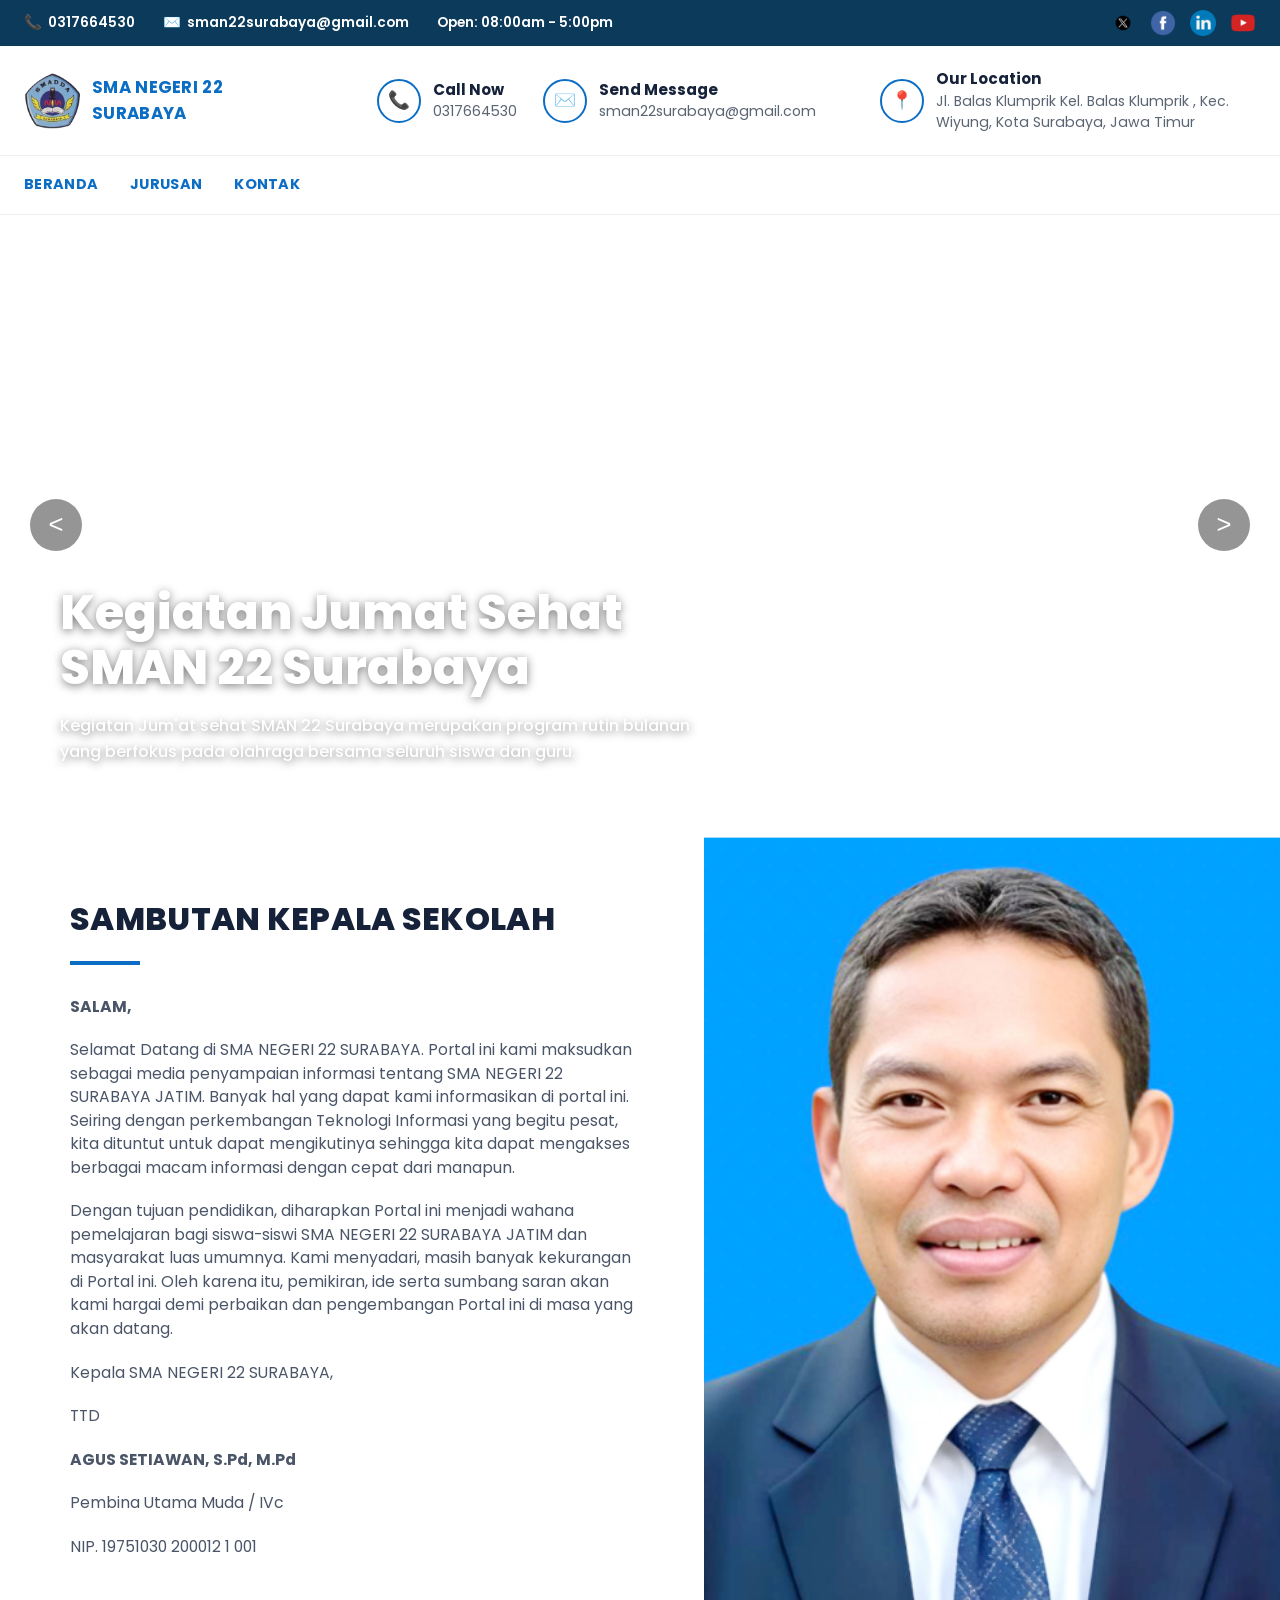
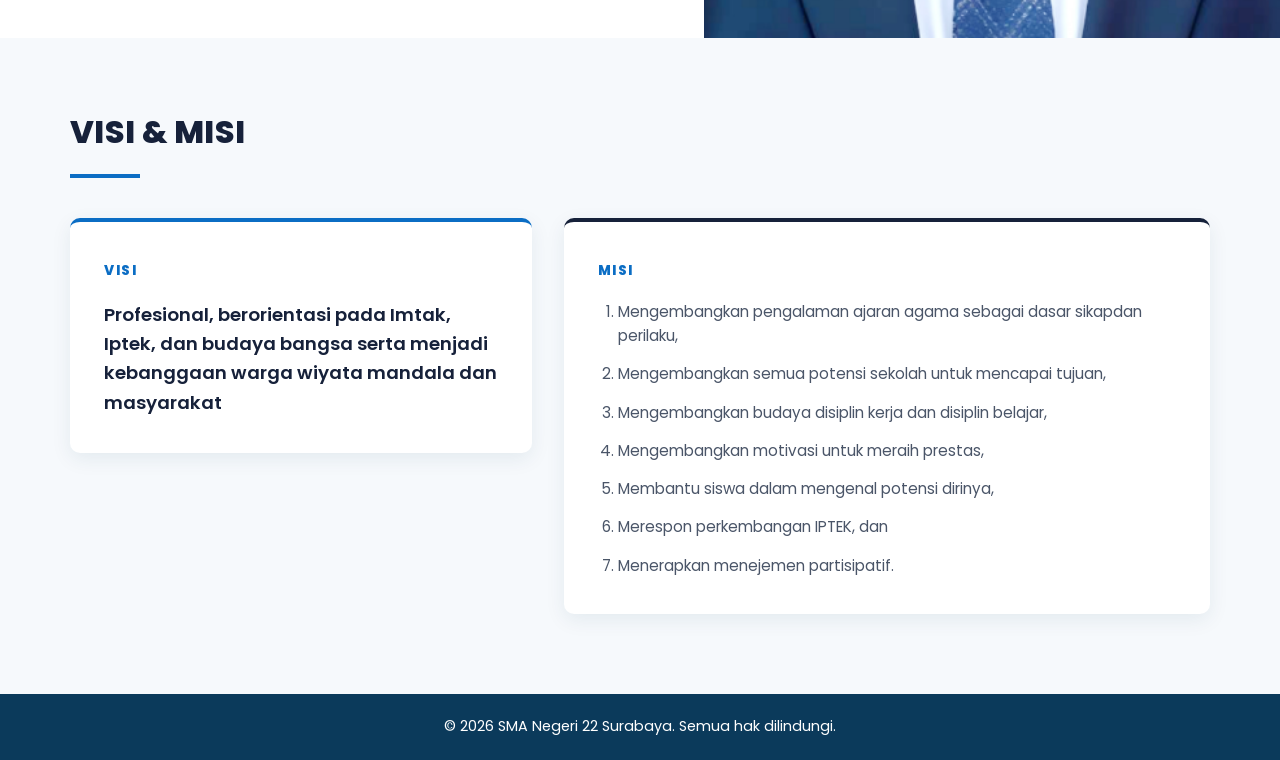
<file: index.html>
<!DOCTYPE html>
<html lang="id">
<head>
    <meta charset="UTF-8">
    <meta name="viewport" content="width=device-width, initial-scale=1.0">
    <title>SMA Negeri 22 Surabaya</title>
    <link rel="stylesheet" href="./style.css">
    <link rel="preconnect" href="https://fonts.googleapis.com">
    <link href="https://fonts.googleapis.com/css2?family=Poppins:wght@400;500;600;700;800&display=swap" rel="stylesheet">
</head>
<body>

<div class="topbar">
    <div class="topbar-inner">
        <div class="topbar-left">
            <span class="topbar-item">
                <i class="icon">📞</i> 0317664530
            </span>
            <span class="topbar-item">
                <i class="icon">✉️</i> sman22surabaya@gmail.com
            </span>
            <span class="topbar-item">
                Open: 08:00am - 5:00pm
            </span>
        </div>
        <div class="topbar-right">
            <a href="https://x.com/prabowo" target="_blank"><img src="./src/twitter_logo.png"></a>
            <a href="https://www.facebook.com/PrabowoSubianto" target="_blank"><img src="./src/facebook_logo.png"></a>
            <a href="https://www.linkedin.com/company/mrpresident/about/" target="_blank"><img src="./src/linkedid_logo.png"></a>
            <a href="https://www.youtube.com/@djojohadikusumo" target="_blank"><img src="./src/youtube_logo.png"></a>
        </div>
    </div>
</div>

<header class="site-header">
    <div class="header-inner">
        <div class="logo">
            <img src="./src/smadda_logo.png" class="logo-sekolah">
            <span class="logo-name">SMA NEGERI 22 SURABAYA</span>
        </div>

        <div class="contact-block">
            <div class="contact-item">
                <span class="contact-icon">📞</span>
                <div>
                    <span class="contact-label">Call Now</span>
                    <span class="contact-isi">0317664530</span>
                </div>
            </div>
                <div class="contact-item">
                    <span class="contact-icon">✉️</span>
                    <div>
                        <span class="contact-label">Send Message</span>
                        <span class="contact-isi">sman22surabaya@gmail.com</span>
                    </div>
                </div>
        </div>

        <div class="location-block">
            <div class="contact-item">
                <span class="contact-icon">📍</span>
                <div>
                    <span class="contact-label">Our Location</span>
                    <span class="contact-isi">Jl. Balas Klumprik Kel. Balas Klumprik , Kec. Wiyung, Kota Surabaya, Jawa Timur</span>
                </div>
            </div>
        </div>
    </div>
</header>

<nav class="navbar">
    <ul class="nav-list">
        <li><a href="./index.html">BERANDA</a></li>
        <li><a href="./jurusan.html">JURUSAN</a></li>
        <li><a href="./kontak.html">KONTAK</a></li>
    </ul>
</nav>

<section class="news">
    <button class="news-arrow news-arrow-left">&lt;</button>
    <button class="news-arrow news-arrow-right">&gt;</button>

    <div class="news-content">
        <h1 class="news-title">
        Kegiatan Jumat Sehat<br>
        SMAN 22 Surabaya<br>
        </h1>
        <p class="news-subtitle">
        Kegiatan Jum'at sehat SMAN 22 Surabaya merupakan program rutin bulanan<br>
        yang berfokus pada olahraga bersama seluruh siswa dan guru.
        </p>
    </div>
</section>

<section class="sambutan">
    <div class="sambutan-text">
        <h2 class="sambutan-title">SAMBUTAN KEPALA SEKOLAH</h2>
        <div class="sambutan-divider"></div>

        <p><strong>SALAM,</strong></p>

        <p>Selamat Datang di SMA NEGERI 22 SURABAYA. Portal ini kami maksudkan sebagai media penyampaian informasi tentang SMA NEGERI 22 SURABAYA JATIM. Banyak hal yang dapat kami informasikan di portal ini. Seiring dengan perkembangan Teknologi Informasi yang begitu pesat, kita dituntut untuk dapat mengikutinya sehingga kita dapat mengakses berbagai macam informasi dengan cepat dari manapun.</p>

        <p>Dengan tujuan pendidikan, diharapkan Portal ini menjadi wahana pemelajaran bagi siswa-siswi SMA NEGERI 22 SURABAYA JATIM dan masyarakat luas umumnya. Kami menyadari, masih banyak kekurangan di Portal ini. Oleh karena itu, pemikiran, ide serta sumbang saran akan kami hargai demi perbaikan dan pengembangan Portal ini di masa yang akan datang.</p>

        <p>Kepala SMA NEGERI 22 SURABAYA,</p>

        <p>TTD</p>

        <p class="sambutan-name">AGUS SETIAWAN, S.Pd, M.Pd</p>
        <p>Pembina Utama Muda / IVc</p>
        <p>NIP. 19751030 200012 1 001</p>
    </div>

    <div class="sambutan-photo">
        <img src="./src/kepala_sekolah.png" alt="Foto Kepala Sekolah, Agus Setiawan, S.Pd, M.Pd">
    </div>
</section>

<section class="visimisi">
    <div class="visimisi-header">
        <h2 class="visimisi-title">VISI & MISI</h2>
        <div class="sambutan-divider"></div>
    </div>

    <div class="visimisi-grid">
        <div class="visi-card">
            <span class="visimisi-label">VISI</span>
            <p class="visi-text">
            Profesional, berorientasi pada Imtak, Iptek, dan budaya bangsa serta menjadi kebanggaan warga wiyata mandala dan masyarakat
            </p>
        </div>

        <div class="misi-card">
            <span class="visimisi-label">MISI</span>
            <ol class="misi-list">
                <li>Mengembangkan pengalaman ajaran agama sebagai dasar sikapdan perilaku,</li>
                <li>Mengembangkan semua potensi sekolah untuk mencapai tujuan,</li>
                <li>Mengembangkan budaya disiplin kerja dan disiplin belajar,</li>
                <li>Mengembangkan motivasi untuk meraih prestas,</li>
                <li>Membantu siswa dalam mengenal potensi dirinya,</li>
                <li>Merespon perkembangan IPTEK, dan</li>
                <li>Menerapkan menejemen partisipatif.</li>
            </ol>
        </div>
    </div>
</section>

<footer class="site-footer">
    <p>&copy; 2026 SMA Negeri 22 Surabaya. Semua hak dilindungi.</p>
</footer>

</body>
</html>
</file>
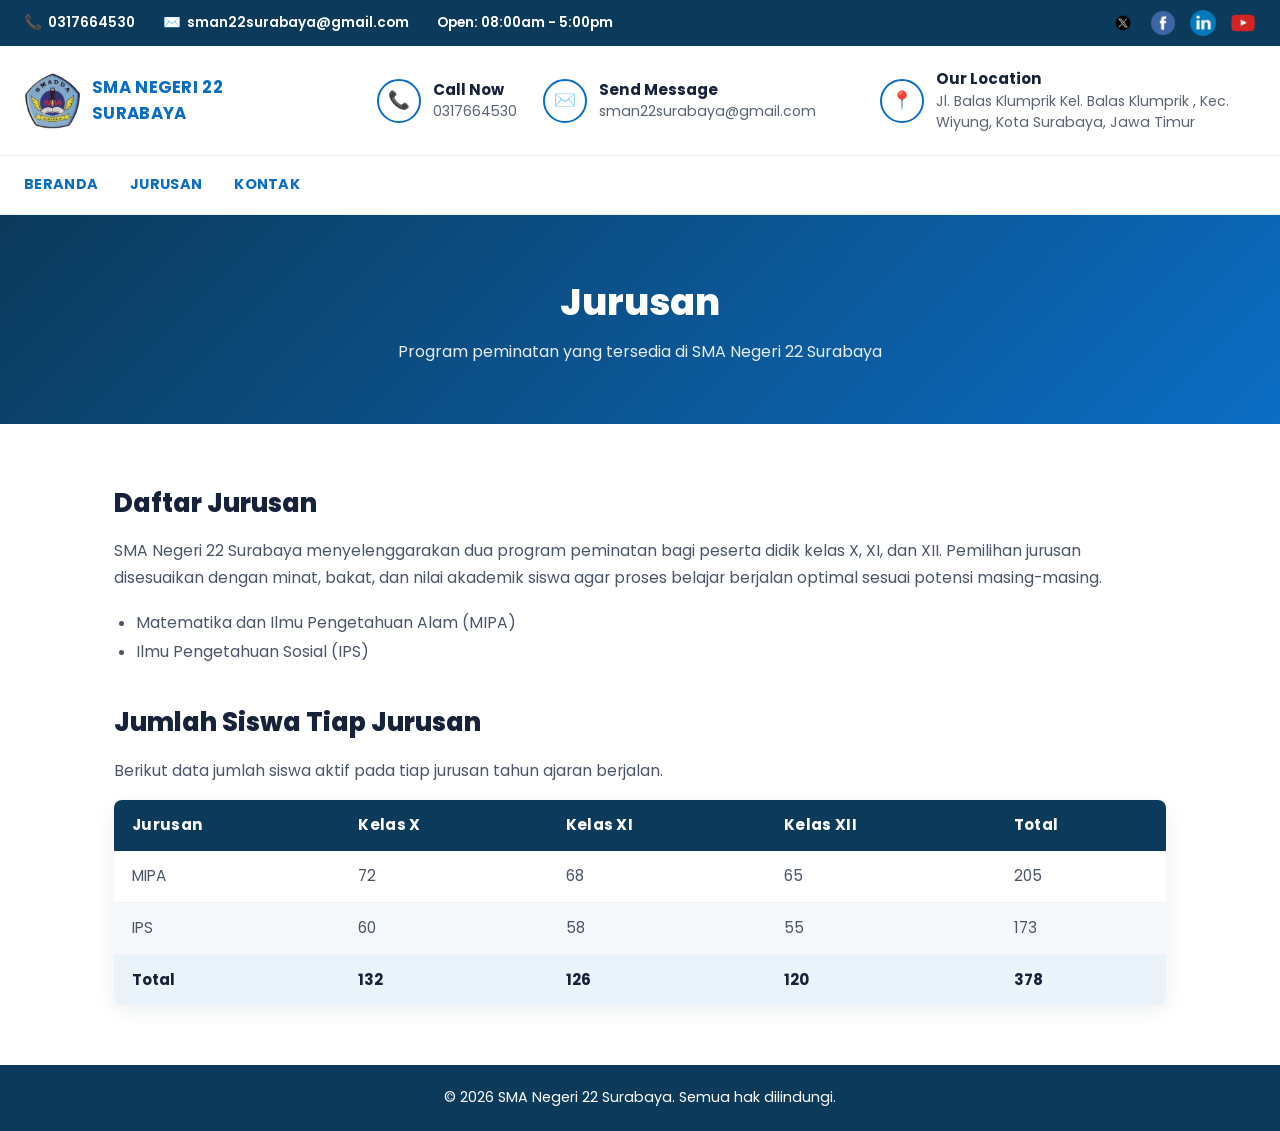
<file: jurusan.html>
<!DOCTYPE html>
<html lang="id">
<head>
    <meta charset="UTF-8">
    <meta name="viewport" content="width=device-width, initial-scale=1.0">
    <title>Jurusan - SMA Negeri 22 Surabaya</title>
    <link rel="stylesheet" href="style.css">
    <link rel="preconnect" href="https://fonts.googleapis.com">
    <link href="https://fonts.googleapis.com/css2?family=Poppins:wght@400;500;600;700;800&display=swap" rel="stylesheet">
</head>
<body>

<div class="topbar">
    <div class="topbar-inner">
        <div class="topbar-left">
            <span class="topbar-item">
                <i class="icon">📞</i> 0317664530
            </span>
            <span class="topbar-item">
                <i class="icon">✉️</i> sman22surabaya@gmail.com
            </span>
            <span class="topbar-item">
                Open: 08:00am - 5:00pm
            </span>
        </div>
        <div class="topbar-right">
            <a href="https://x.com/prabowo" target="_blank"><img src="./src/twitter_logo.png"></a>
            <a href="https://www.facebook.com/PrabowoSubianto" target="_blank"><img src="./src/facebook_logo.png"></a>
            <a href="https://www.linkedin.com/company/mrpresident/about/" target="_blank"><img src="./src/linkedid_logo.png"></a>
            <a href="https://www.youtube.com/@djojohadikusumo" target="_blank"><img src="./src/youtube_logo.png"></a>
        </div>
    </div>
</div>

<header class="site-header">
    <div class="header-inner">
        <div class="logo">
            <img src="./src/smadda_logo.png" class="logo-sekolah">
            <span class="logo-name">SMA NEGERI 22 SURABAYA</span>
        </div>

        <div class="contact-block">
            <div class="contact-item">
                <span class="contact-icon">📞</span>
                <div>
                    <span class="contact-label">Call Now</span>
                    <span class="contact-isi">0317664530</span>
                </div>
            </div>
                <div class="contact-item">
                    <span class="contact-icon">✉️</span>
                    <div>
                        <span class="contact-label">Send Message</span>
                        <span class="contact-isi">sman22surabaya@gmail.com</span>
                    </div>
                </div>
        </div>

        <div class="location-block">
            <div class="contact-item">
                <span class="contact-icon">📍</span>
                <div>
                    <span class="contact-label">Our Location</span>
                    <span class="contact-isi">Jl. Balas Klumprik Kel. Balas Klumprik , Kec. Wiyung, Kota Surabaya, Jawa Timur</span>
                </div>
            </div>
        </div>
    </div>
</header>

<nav class="navbar">
    <ul class="nav-list">
        <li><a href="./index.html">BERANDA</a></li>
        <li><a href="./jurusan.html">JURUSAN</a></li>
        <li><a href="./kontak.html">KONTAK</a></li>
    </ul>
</nav>

<section class="page-banner">
    <h1>Jurusan</h1>
    <p>Program peminatan yang tersedia di SMA Negeri 22 Surabaya</p>
</section>

<section class="page-content">

    <h2>Daftar Jurusan</h2>
    <p>
        SMA Negeri 22 Surabaya menyelenggarakan dua program peminatan bagi peserta didik kelas X, XI, dan XII.
        Pemilihan jurusan disesuaikan dengan minat, bakat, dan nilai akademik siswa agar proses belajar berjalan
        optimal sesuai potensi masing-masing.
    </p>
    <ul>
        <li>Matematika dan Ilmu Pengetahuan Alam (MIPA)</li>
        <li>Ilmu Pengetahuan Sosial (IPS)</li>
    </ul>

    <h2>Jumlah Siswa Tiap Jurusan</h2>
    <p>Berikut data jumlah siswa aktif pada tiap jurusan tahun ajaran berjalan.</p>

    <table class="data-table">
        <thead>
            <tr>
                <th>Jurusan</th>
                <th>Kelas X</th>
                <th>Kelas XI</th>
                <th>Kelas XII</th>
                <th>Total</th>
            </tr>
        </thead>
        <tbody>
            <tr>
                <td>MIPA</td>
                <td>72</td>
                <td>68</td>
                <td>65</td>
                <td>205</td>
            </tr>
            <tr>
                <td>IPS</td>
                <td>60</td>
                <td>58</td>
                <td>55</td>
                <td>173</td>
            </tr>
            <tr class="table-total">
                <td>Total</td>
                <td>132</td>
                <td>126</td>
                <td>120</td>
                <td>378</td>
            </tr>
        </tbody>
    </table>

</section>

<footer class="site-footer">
    <p>&copy; 2026 SMA Negeri 22 Surabaya. Semua hak dilindungi.</p>
</footer>

</body>
</html>
</file>
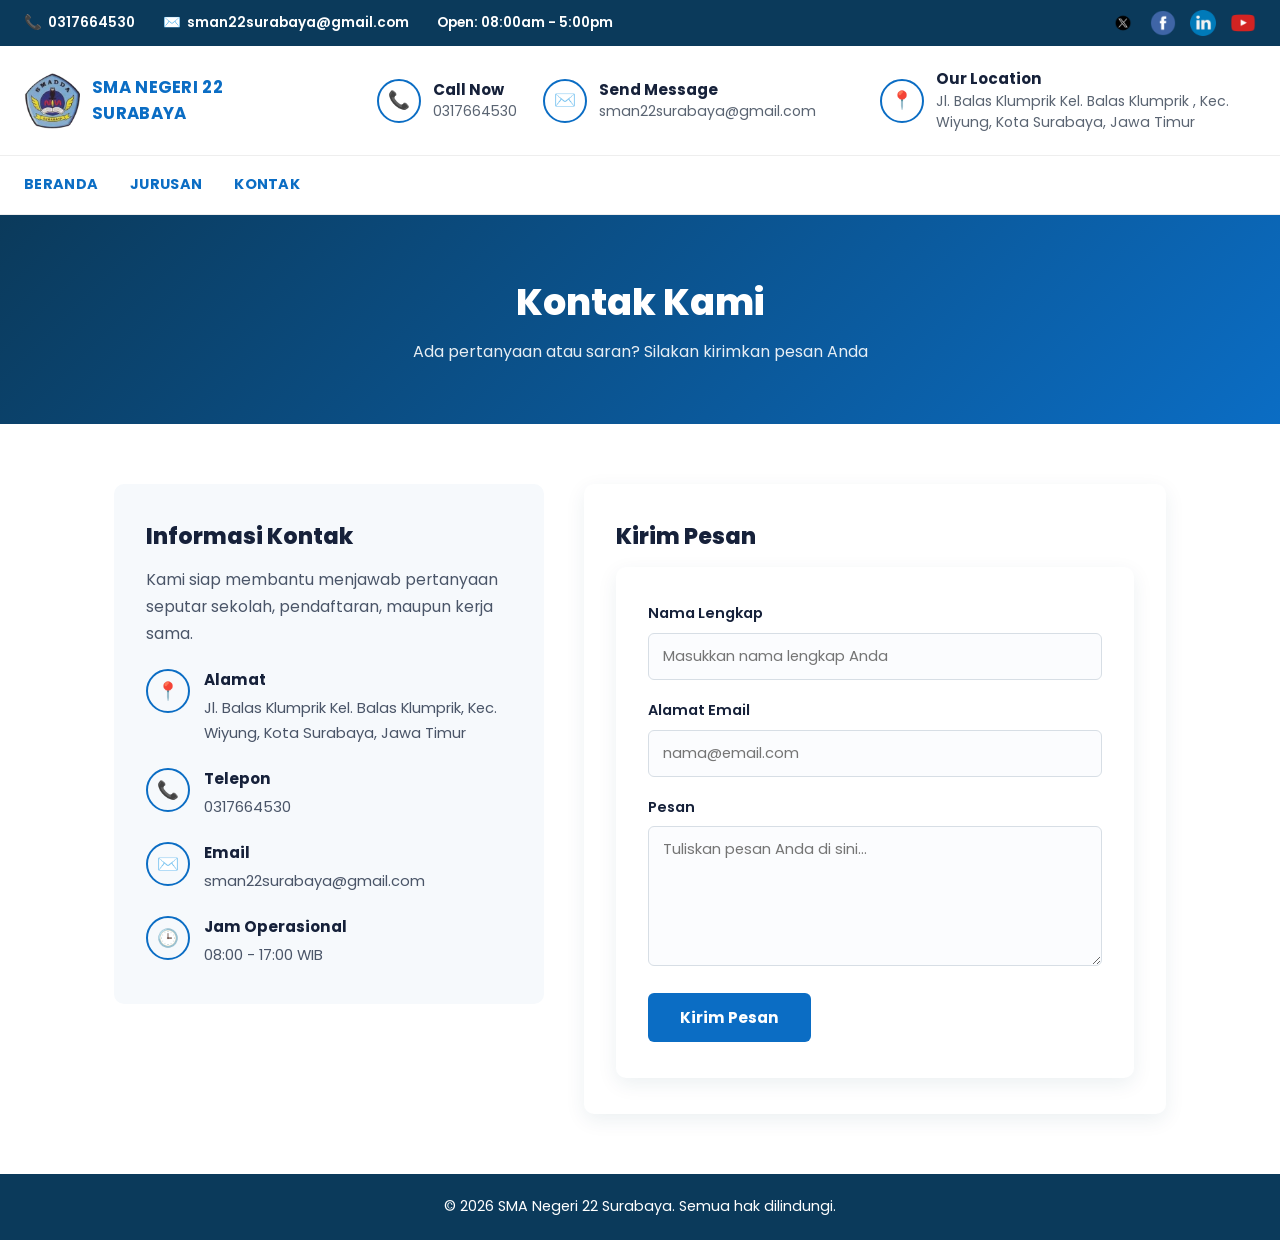
<file: kontak.html>
<!DOCTYPE html>
<html lang="id">
<head>
    <meta charset="UTF-8">
    <meta name="viewport" content="width=device-width, initial-scale=1.0">
    <title>Kontak - SMA Negeri 22 Surabaya</title>
    <link rel="stylesheet" href="style.css">
    <link rel="preconnect" href="https://fonts.googleapis.com">
    <link href="https://fonts.googleapis.com/css2?family=Poppins:wght@400;500;600;700;800&display=swap" rel="stylesheet">
</head>
<body>
<div class="topbar">
    <div class="topbar-inner">
        <div class="topbar-left">
            <span class="topbar-item">
                <i class="icon">📞</i> 0317664530
            </span>
            <span class="topbar-item">
                <i class="icon">✉️</i> sman22surabaya@gmail.com
            </span>
            <span class="topbar-item">
                Open: 08:00am - 5:00pm
            </span>
        </div>
        <div class="topbar-right">
            <a href="https://x.com/prabowo" target="_blank"><img src="./src/twitter_logo.png"></a>
            <a href="https://www.facebook.com/PrabowoSubianto" target="_blank"><img src="./src/facebook_logo.png"></a>
            <a href="https://www.linkedin.com/company/mrpresident/about/" target="_blank"><img src="./src/linkedid_logo.png"></a>
            <a href="https://www.youtube.com/@djojohadikusumo" target="_blank"><img src="./src/youtube_logo.png"></a>
        </div>
    </div>
</div>

<header class="site-header">
    <div class="header-inner">
        <div class="logo">
            <img src="./src/smadda_logo.png" class="logo-sekolah">
            <span class="logo-name">SMA NEGERI 22 SURABAYA</span>
        </div>

        <div class="contact-block">
            <div class="contact-item">
                <span class="contact-icon">📞</span>
                <div>
                    <span class="contact-label">Call Now</span>
                    <span class="contact-isi">0317664530</span>
                </div>
            </div>
                <div class="contact-item">
                    <span class="contact-icon">✉️</span>
                    <div>
                        <span class="contact-label">Send Message</span>
                        <span class="contact-isi">sman22surabaya@gmail.com</span>
                    </div>
                </div>
        </div>

        <div class="location-block">
            <div class="contact-item">
                <span class="contact-icon">📍</span>
                <div>
                    <span class="contact-label">Our Location</span>
                    <span class="contact-isi">Jl. Balas Klumprik Kel. Balas Klumprik , Kec. Wiyung, Kota Surabaya, Jawa Timur</span>
                </div>
            </div>
        </div>
    </div>
</header>

<nav class="navbar">
    <ul class="nav-list">
        <li><a href="./index.html">BERANDA</a></li>
        <li><a href="./jurusan.html">JURUSAN</a></li>
        <li><a href="./kontak.html">KONTAK</a></li>
    </ul>
</nav>

<section class="page-banner">
    <h1>Kontak Kami</h1>
    <p>Ada pertanyaan atau saran? Silakan kirimkan pesan Anda</p>
</section>

<section class="page-content contact-section">

    <div class="contact-grid">

        <div class="contact-info">
            <h2>Informasi Kontak</h2>
            <p>Kami siap membantu menjawab pertanyaan seputar sekolah, pendaftaran, maupun kerja sama.</p>

            <div class="info-line">
                <span class="contact-icon">📍</span>
                <div>
                    <strong>Alamat</strong>
                    <p>Jl. Balas Klumprik Kel. Balas Klumprik, Kec. Wiyung, Kota Surabaya, Jawa Timur</p>
                </div>
            </div>

            <div class="info-line">
                <span class="contact-icon">📞</span>
                <div>
                    <strong>Telepon</strong>
                    <p>0317664530</p>
                </div>
            </div>

            <div class="info-line">
                <span class="contact-icon">✉️</span>
                <div>
                    <strong>Email</strong>
                    <p>sman22surabaya@gmail.com</p>
                </div>
            </div>

            <div class="info-line">
                <span class="contact-icon">🕒</span>
                <div>
                    <strong>Jam Operasional</strong>
                    <p>08:00 - 17:00 WIB</p>
                </div>
            </div>
        </div>

        <div class="contact-form">
            <h2>Kirim Pesan</h2>

            <form class="contact-form">
                <div class="form-group">
                    <label for="nama">Nama Lengkap</label>
                    <input type="text" placeholder="Masukkan nama lengkap Anda" required>
                </div>

                <div class="form-group">
                    <label for="email">Alamat Email</label>
                    <input type="email" placeholder="nama@email.com" required>
                </div>

                <div class="form-group">
                    <label for="pesan">Pesan</label>
                    <textarea id="pesan" placeholder="Tuliskan pesan Anda di sini..." required></textarea>
                </div>

                <button type="submit" class="btn-submit">Kirim Pesan</button>
            </form>
        </div>

    </div>

</section>

<footer class="site-footer">
    <p>&copy; 2026 SMA Negeri 22 Surabaya. Semua hak dilindungi.</p>
</footer>

</body>
</html>
</file>
<file: style.css>
/* ============================ Base ============================ */
* {
  margin: 0;
  padding: 0;
  box-sizing: border-box;
}

body {
  font-family: 'Poppins', Arial, sans-serif;
  color: #1a1a1a;
  line-height: 1.5;
}

a {
  text-decoration: none;
  color: inherit;
}

ul {
  list-style: none;
}

img {
  max-width: 100%;
  display: block;
}

/* ============================ Top Bar ============================ */
.topbar {
  background-color: #0b3a5b;
  color: #ffffff;
  font-size: 0.85rem;
}

.topbar-inner {
  max-width: 1300px;
  margin: 0 auto;
  padding: 10px 24px;
  display: flex;
  align-items: center;
  justify-content: space-between;
  flex-wrap: wrap;
  gap: 8px;
}

.topbar-left {
  display: flex;
  align-items: center;
  gap: 28px;
  flex-wrap: wrap;
}

.topbar-item {
  display: flex;
  align-items: center;
  gap: 6px;
  font-weight: 600;
}

.icon {
  font-style: normal;
  font-size: 0.9rem;
}

.topbar-right {
  display: flex;
  align-items: center;
  gap: 14px;
}

.topbar-right a {
  display: inline-flex;
  align-items: center;
  justify-content: center;
  width: 26px;
  height: 26px;
  font-size: 0.9rem;
}

/* ============================ Header ============================ */
.site-header {
  background-color: #ffffff;
  border-bottom: 1px solid #eee;
}

.header-inner {
  max-width: 1300px;
  margin: 0 auto;
  padding: 22px 24px;
  display: flex;
  align-items: center;
  justify-content: space-between;
  flex-wrap: wrap;
  gap: 24px;
}

.logo {
  display: flex;
  align-items: center;
  gap: 12px;
}

.logo-sekolah {
  width: 56px;
  height: 56px; 
}

.logo-name {
  font-weight: 700;
  font-size: 1.05rem;
  color: #0b6dc4;
  letter-spacing: 0.3px;
  max-width: 220px;
}

.contact-block,
.location-block {
  display: flex;
  align-items: center;
  gap: 26px;
}

.contact-item {
  display: flex;
  align-items: center;
  gap: 12px;
}

.contact-icon {
  width: 44px;
  height: 44px;
  border-radius: 50%;
  border: 2px solid #0b6dc4;
  color: #0b6dc4;
  display: flex;
  align-items: center;
  justify-content: center;
  font-size: 1.1rem;
  flex-shrink: 0;
}

.contact-label {
  display: block;
  font-weight: 700;
  font-size: 0.95rem;
  color: #16213a;
}

.contact-isi {
  display: block;
  font-size: 0.88rem;
  color: #5a6472;
  max-width: 320px;
}

/* ============================ Navigation ============================ */
.navbar {
  background-color: #ffffff;
  border-bottom: 1px solid #eee;
}

.nav-list {
  max-width: 1300px;
  margin: 0 auto;
  padding: 0 24px;
  display: flex;
  flex-wrap: wrap;
}

.nav-list > li {
  position: relative;
}

.nav-list > li > a {
  display: block;
  padding: 18px 16px;
  font-weight: 700;
  font-size: 0.9rem;
  color: #0b6dc4;
  letter-spacing: 0.3px;
  transition: color 0.15s ease;
}

.nav-list > li:first-child > a {
  padding-left: 0;
}

.nav-list > li > a:hover {
  color: #073d61;
}

.caret {
  font-size: 0.7rem;
  margin-left: 2px;
}

.dropdown {
  position: absolute;
  top: 100%;
  left: 0;
  min-width: 200px;
  background: #ffffff;
  box-shadow: 0 12px 24px rgba(0, 0, 0, 0.12);
  border-radius: 0 0 6px 6px;
  opacity: 0;
  visibility: hidden;
  transform: translateY(6px);
  transition: all 0.15s ease;
  z-index: 50;
}

.has-dropdown:hover .dropdown {
  opacity: 1;
  visibility: visible;
  transform: translateY(0);
}

.dropdown li a {
  display: block;
  padding: 12px 18px;
  font-size: 0.85rem;
  font-weight: 500;
  color: #16213a;
  white-space: nowrap;
}

.dropdown li a:hover {
  background: #f2f7fc;
  color: #0b6dc4;
}

/* ============================ News ============================ */
.news {
  position: relative;
  min-height: 620px;
  background-image: url(https://sman22sby.sch.id/po-content/uploads/foto_jumat_sehat_2.jpg);
  background-size: cover;
  background-position: center;
  display: flex;
  align-items: flex-end;
  padding: 0 60px 70px;
}

.news-content {
  max-width: 900px;
  color: #ffffff;
}

.news-title {
  font-size: 3rem;
  font-weight: 800;
  line-height: 1.15;
  text-shadow: 0 2px 10px rgba(0, 0, 0, 0.5);
  margin-bottom: 18px;
}

.news-subtitle {
  font-size: 1rem;
  font-weight: 500;
  line-height: 1.6;
  text-shadow: 0 2px 8px rgba(0, 0, 0, 0.5);
}

.news-arrow {
  position: absolute;
  top: 50%;
  transform: translateY(-50%);
  width: 52px;
  height: 52px;
  border-radius: 50%;
  border: none;
  background: rgba(20, 20, 20, 0.45);
  color: #ffffff;
  font-size: 1.6rem;
  cursor: pointer;
  display: flex;
  align-items: center;
  justify-content: center;
  transition: background 0.15s ease;
  z-index: 10;
}

.news-arrow:hover {
  background: rgba(20, 20, 20, 0.75);
}

.news-arrow-left {
  left: 30px;
}

.news-arrow-right {
  right: 30px;
}

/* ============================ Sambutan Kepala Sekolah ============================ */
.sambutan {
  display: flex;
  align-items: stretch;
  background: #ffffff;
  min-height: 780px;
}

.sambutan-text {
  flex: 1 1 55%;
  padding: 60px 70px;
  max-width: 900px;
}

.sambutan-title {
  font-size: 2rem;
  font-weight: 800;
  letter-spacing: 0.3px;
  color: #16213a;
  margin-bottom: 18px;
}

.sambutan-divider {
  width: 70px;
  height: 4px;
  background: #0b6dc4;
  margin-bottom: 30px;
}

.sambutan-text p {
  font-size: 0.98rem;
  color: #4a5568;
  margin-bottom: 20px;
}

.sambutan-name {
  font-weight: 700;
  color: #16213a;
}

.sambutan-photo {
  flex: 1 1 45%;
  background: #0b6dc4;
  overflow: hidden;
}

.sambutan-photo img {
  width: 100%;
  height: 100%;
  object-fit: cover;
}

/* ============================ Visi & Misi ============================ */
.visimisi {
  background: #f6f9fc;
  padding: 70px 70px 80px;
}

.visimisi-header {
  max-width: 1300px;
  margin: 0 auto 40px;
}

.visimisi-title {
  font-size: 2rem;
  font-weight: 800;
  letter-spacing: 0.3px;
  color: #16213a;
  margin-bottom: 18px;
}

.visimisi-grid {
  max-width: 1300px;
  margin: 0 auto;
  display: grid;
  grid-template-columns: 1fr 1.4fr;
  gap: 32px;
  align-items: start;
}

.visi-card,
.misi-card {
  background: #ffffff;
  border-radius: 10px;
  padding: 36px 34px;
  box-shadow: 0 6px 20px rgba(11, 62, 91, 0.08);
}

.visi-card {
  border-top: 4px solid #0b6dc4;
}

.misi-card {
  border-top: 4px solid #16213a;
}

.visimisi-label {
  display: inline-block;
  font-weight: 800;
  font-size: 0.85rem;
  letter-spacing: 1.5px;
  color: #0b6dc4;
  margin-bottom: 18px;
}

.visi-text {
  font-size: 1.15rem;
  font-weight: 600;
  line-height: 1.6;
  color: #16213a;
}

.misi-list {
  padding-left: 20px;
  display: flex;
  flex-direction: column;
  gap: 14px;
}

.misi-list li {
  font-size: 0.95rem;
  color: #4a5568;
  line-height: 1.6;
}

/* ============================ Page Banner ============================ */
.page-banner {
  background: linear-gradient(135deg, #0b3a5b 0%, #0b6dc4 100%);
  color: #ffffff;
  text-align: center;
  padding: 60px 24px;
}

.page-banner h1 {
  font-size: 2.3rem;
  font-weight: 800;
  margin-bottom: 10px;
}

.page-banner p {
  font-size: 1rem;
  opacity: 0.9;
}

/* ============================ Page Content ============================ */
.page-content {
  max-width: 1100px;
  margin: 0 auto;
  padding: 60px 24px;
}

.page-content h2 {
  font-size: 1.6rem;
  font-weight: 800;
  color: #16213a;
  margin-bottom: 16px;
  margin-top: 36px;
}

.page-content h2:first-of-type {
  margin-top: 0;
}

.page-content p {
  font-size: 0.98rem;
  color: #4a5568;
  line-height: 1.7;
  margin-bottom: 16px;
}

.page-content ul {
  padding-left: 22px;
  margin-bottom: 16px;
}

.page-content ul li {
  font-size: 0.98rem;
  color: #4a5568;
  line-height: 1.9;
  list-style-type: disc;
}

/* ============================ Tabel Data (jurusan.html) ============================ */
.data-table {
  width: 100%;
  border-collapse: collapse;
  margin-top: 10px;
  font-size: 0.95rem;
  box-shadow: 0 6px 20px rgba(11, 62, 91, 0.08);
  border-radius: 8px;
  overflow: hidden;
}

.data-table thead {
  background: #0b3a5b;
}

.data-table thead th {
  color: #ffffff;
  text-align: left;
  padding: 14px 18px;
  font-weight: 700;
  letter-spacing: 0.3px;
}

.data-table tbody td {
  padding: 14px 18px;
  color: #4a5568;
  border-bottom: 1px solid #eef1f5;
}

.data-table tbody tr:nth-child(even) {
  background: #f6f9fc;
}

.data-table tbody tr.table-total td {
  font-weight: 700;
  color: #16213a;
  background: #eaf2fa;
  border-bottom: none;
}

/* ============================ Kontak (kontak.html) ============================ */
.contact-section {
  padding-top: 60px;
}

.contact-grid {
  display: grid;
  grid-template-columns: 0.85fr 1.15fr;
  gap: 40px;
  align-items: start;
}

.contact-info h2,
.contact-form h2 {
  font-size: 1.4rem;
  font-weight: 800;
  color: #16213a;
  margin-bottom: 14px;
}

.contact-info {
  background: #f6f9fc;
  border-radius: 10px;
  padding: 36px 32px;
}

.info-line {
  display: flex;
  align-items: flex-start;
  gap: 14px;
  margin-top: 22px;
}

.info-line strong {
  display: block;
  color: #16213a;
  font-size: 0.95rem;
  margin-bottom: 4px;
}

.info-line p {
  margin-bottom: 0;
  font-size: 0.92rem;
}

.contact-form {
  background: #ffffff;
  border-radius: 10px;
  padding: 36px 32px;
  box-shadow: 0 6px 20px rgba(11, 62, 91, 0.08);
}

.form-group {
  margin-bottom: 20px;
}

.form-group label {
  display: block;
  font-size: 0.9rem;
  font-weight: 600;
  color: #16213a;
  margin-bottom: 8px;
}

.form-group input[type="text"],
.form-group input[type="email"],
.form-group textarea {
  width: 100%;
  padding: 12px 14px;
  font-family: 'Poppins', Arial, sans-serif;
  font-size: 0.92rem;
  color: #16213a;
  border: 1px solid #d7dee5;
  border-radius: 6px;
  background: #fbfcfe;
  transition: border-color 0.15s ease, box-shadow 0.15s ease;
}

.form-group input[type="text"]:focus,
.form-group input[type="email"]:focus,
.form-group textarea:focus {
  outline: none;
  border-color: #0b6dc4;
  box-shadow: 0 0 0 3px rgba(11, 109, 196, 0.15);
}

.form-group textarea {
  resize: vertical;
  min-height: 140px;
}

.btn-submit {
  display: inline-block;
  background: #0b6dc4;
  color: #ffffff;
  font-family: 'Poppins', Arial, sans-serif;
  font-weight: 700;
  font-size: 0.95rem;
  padding: 13px 32px;
  border: none;
  border-radius: 6px;
  cursor: pointer;
  transition: background 0.15s ease;
}

.btn-submit:hover {
  background: #073d61;
}

/* ============================ Footer ============================ */
.site-footer {
  background: #0b3a5b;
  color: #ffffff;
  text-align: center;
  padding: 22px 24px;
  font-size: 0.9rem;
}
</file>
